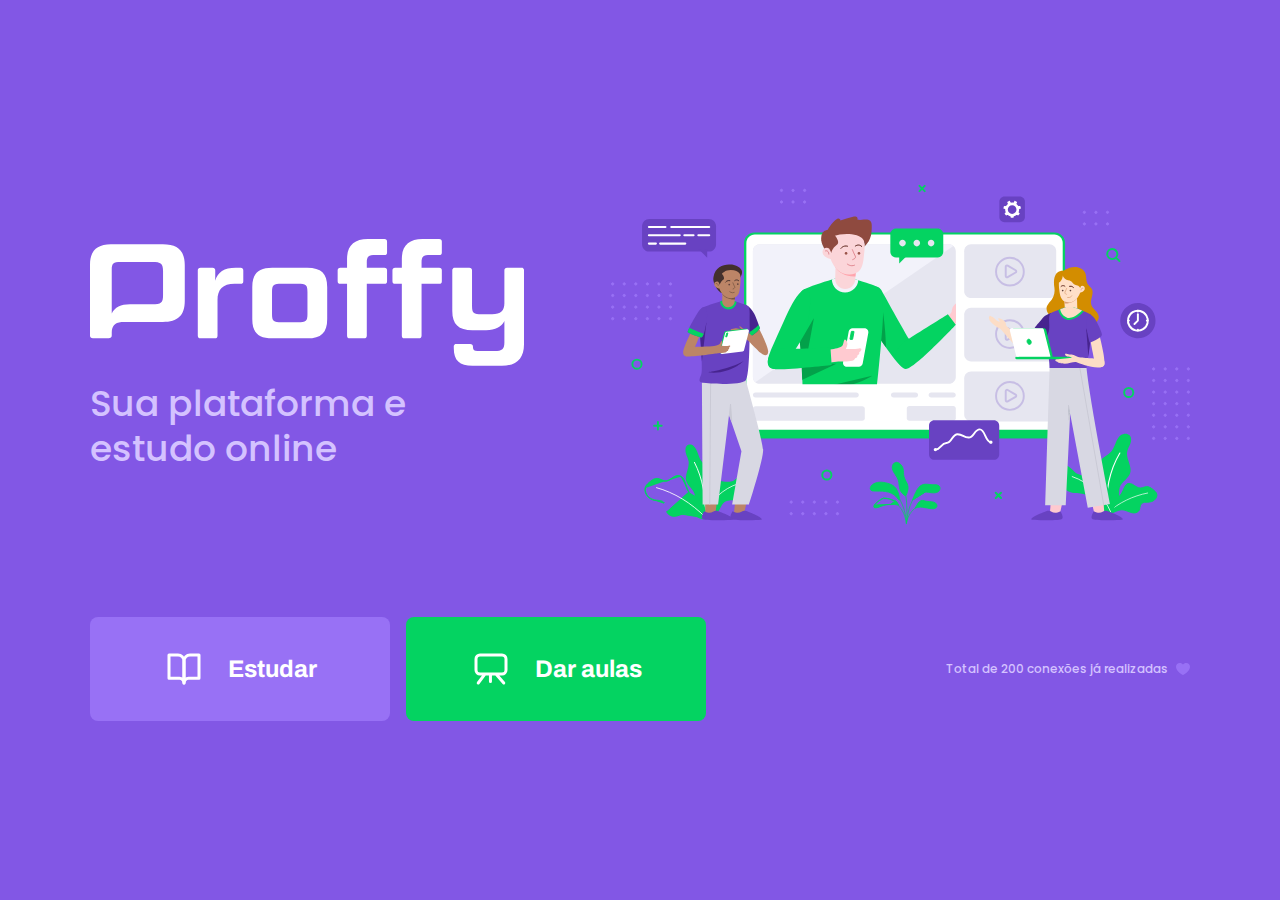
<file: Index.html>
<!DOCTYPE html>
<html lang="pt-br">

<head>
    <meta charset="UTF-8">
    <meta name="viewport" content="width=device-width, initial-scale=1.0">
    <link rel="stylesheet" href="styles/main.css">
    <link rel="stylesheet" href="styles/partials/page-landing.css">
    <title>Proffy | Sua plataforma de estudos</title>
    <link href="https://fonts.googleapis.com/css2?family=Archivo:wght@400;700&amp;family=Poppins:wght@400;600&amp;display=swap" rel="stylesheet">
</head>

<body id="page-landing">
    <div id="container">

        <div class="logo-container">
            <img src="images/logo.svg" alt="Proffy">
            <h2>Sua plataforma e estudo online</h2>
        </div>

        <img class="hero-image" src="images/landing.svg" alt="Plataforma de estudos">

        <div class="buttons-container">
            <a class="study" href="study.html">
                <img src="images/icons/study.svg" alt="Estudar">Estudar
            </a>
            <a class="give-classes" href="give-classes.html">
                <img src="images/icons/give-classes.svg" alt="Dar aulas">Dar aulas
            </a>
        </div>


        <p class="total-connections">
            Total de 200 conexões já realizadas
            <img src="images/icons/purple-heart.svg" alt="Coração Roxo">
        </p>
    </div>

</body>

</html>
</file>
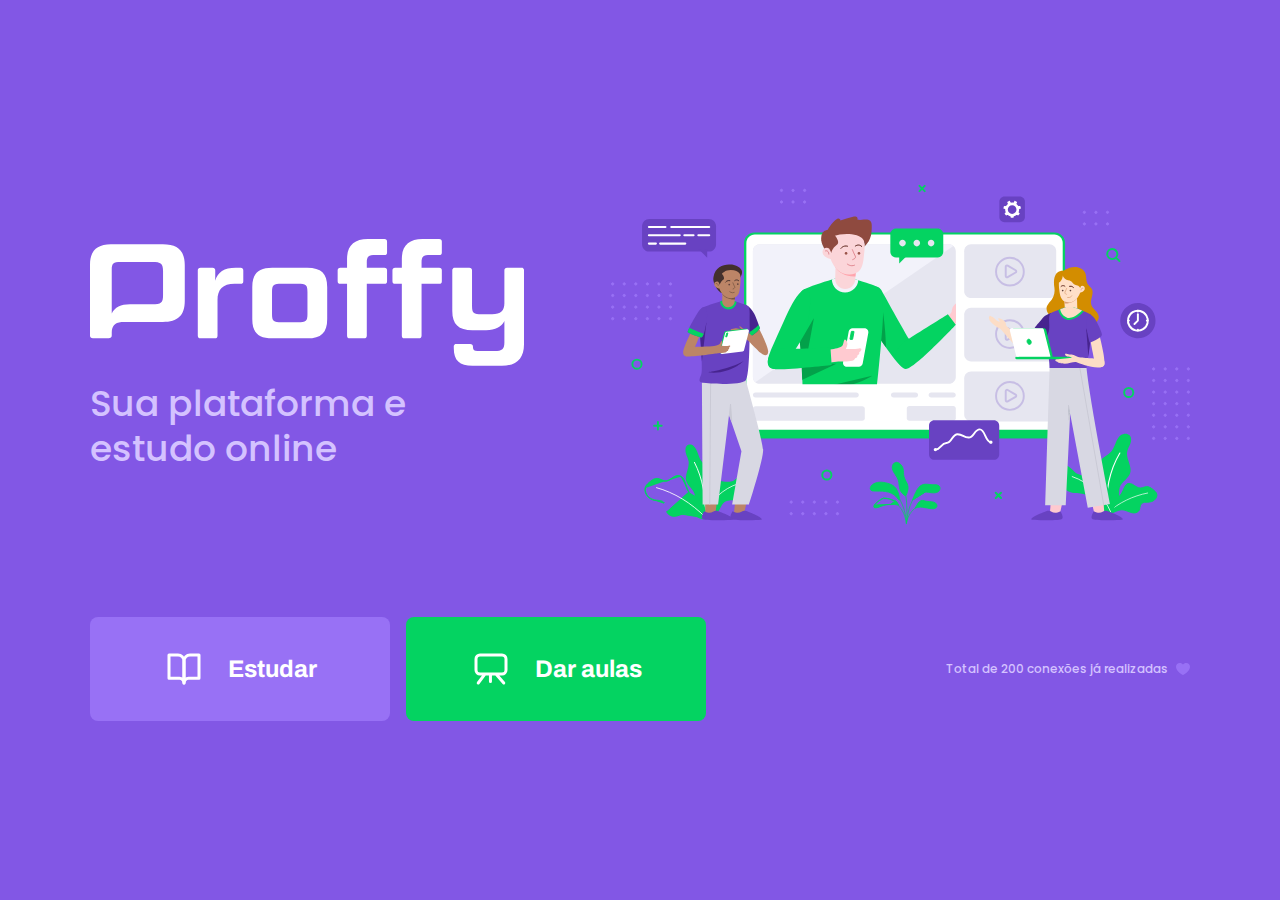
<file: index.html>
<!DOCTYPE html>
<html lang="pt-br">

<head>
    <meta charset="UTF-8">
    <meta name="viewport" content="width=device-width, initial-scale=1.0">
    <link rel="stylesheet" href="styles/main.css">
    <link rel="stylesheet" href="styles/partials/page-landing.css">
    <title>Proffy | Sua plataforma de estudos</title>
    <link rel="shortcut icon" href="images/favicon.png" type="image/x-icon">
    <link href="https://fonts.googleapis.com/css2?family=Archivo:wght@400;700&amp;family=Poppins:wght@400;600&amp;display=swap" rel="stylesheet">
</head>

<body id="page-landing">
    <div id="container">

        <div class="logo-container">
            <img src="images/logo.svg" alt="Proffy">
            <h2>Sua plataforma e estudo online</h2>
        </div>

        <img class="hero-image" src="images/landing.svg" alt="Plataforma de estudos">

        <div class="buttons-container">
            <a class="study" href="study.html">
                <img src="images/icons/study.svg" alt="Estudar">Estudar
            </a>
            <a class="give-classes" href="give-classes.html">
                <img src="images/icons/give-classes.svg" alt="Dar aulas">Dar aulas
            </a>
        </div>


        <p class="total-connections">
            Total de 200 conexões já realizadas
            <img src="images/icons/purple-heart.svg" alt="Coração Roxo">
        </p>
    </div>

</body>

</html>
</file>
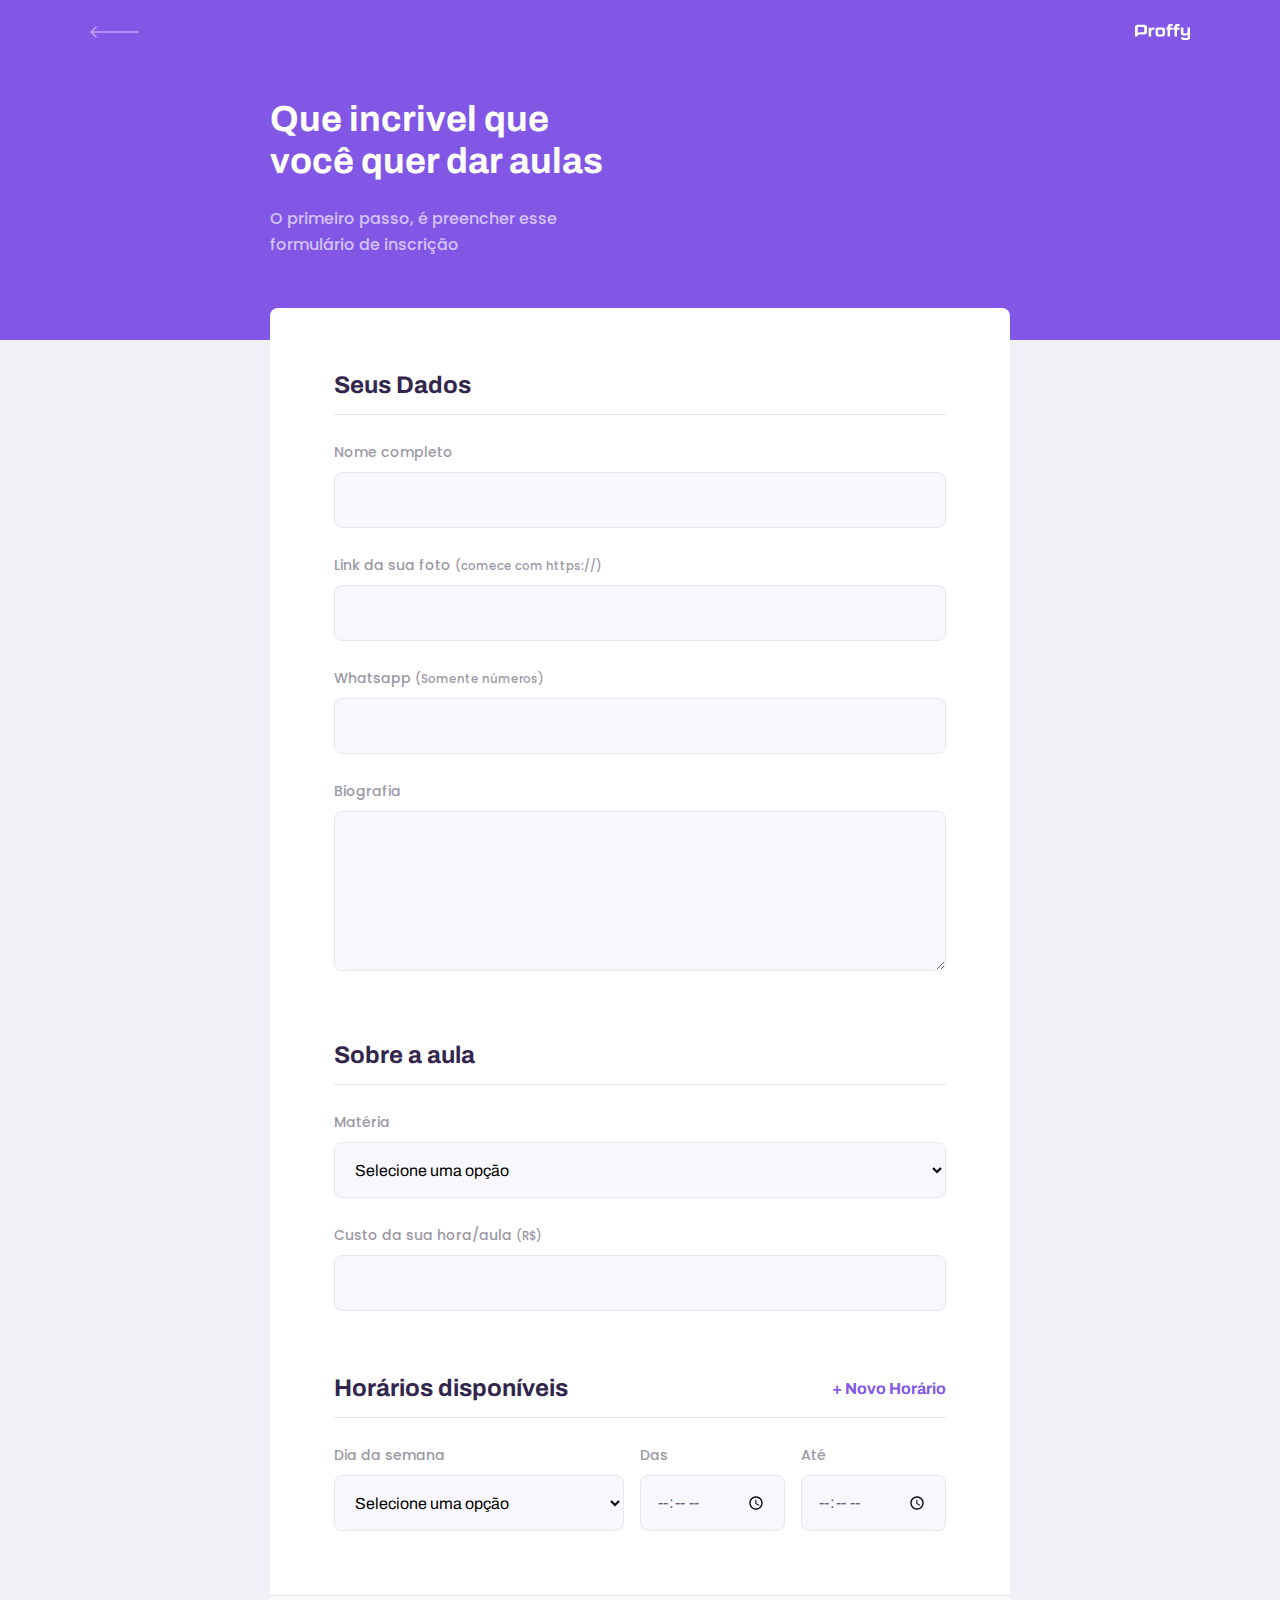
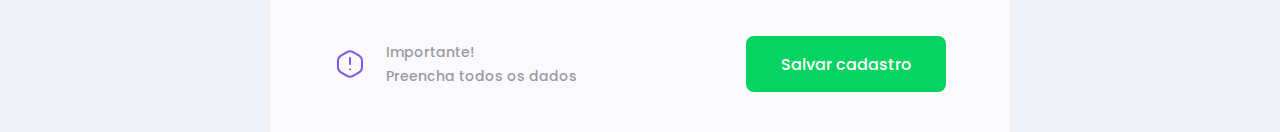
<file: give-classes.html>
<!DOCTYPE html>
<html lang="pt-br">

<head>
    <meta charset="UTF-8">
    <meta name="viewport" content="width=device-width, initial-scale=1.0">
    <link rel="stylesheet" href="styles/main.css">
    <link rel="stylesheet" href="styles/partials/header.css">
    <link rel="stylesheet" href="styles/partials/forms.css">
    <link rel="stylesheet" href="styles/partials/page-give-classes.css">
    <link rel="shortcut icon" href="images/favicon.png" type="image/x-icon">
    <title>Proffy | Sua plataforma de estudos</title>
    <link href="https://fonts.googleapis.com/css2?family=Archivo:wght@400;700&amp;family=Poppins:wght@400;600&amp;display=swap" rel="stylesheet">
    <script src="scripts/addField.js" defer></script>

</head>

<body id="page-give-classes">
    <div id="container">

        <div class="logo-container">
            <header class="page-header">
                <div class="top-bar-container">
                    <a href="index.html">
                        <img src="images/icons/back.svg" alt="Voltar">
                    </a>
                    <img src="images/logo.svg" alt="Proffy">
                </div>
                <div class="header-content">
                    <strong>Que incrivel que você quer dar aulas</strong>
                    <p>O primeiro passo, é preencher esse formulário de inscrição</p>

                </div>
            </header>

            <main>
                <form action="" id="create-class">
                    <fieldset>
                        <legend>Seus Dados</legend>
                        <div class="input-block">
                            <label for="name">Nome completo</label>
                            <input name="name" id="name" required>
                        </div>
                        <div class="input-block">
                            <label for="avatar">Link da sua foto <small>(comece com https://)</small></label>
                            <input name="avatar" id="avatar" type="url" required>
                        </div>
                        <div class="input-block">
                            <label for="whatsapp">Whatsapp <small>(Somente números)</small></label>
                            <input name="whatsapp" id="whatsapp" type="tel" required>
                        </div>
                        <div class="textarea-block">
                            <label for="bio">Biografia</label>
                            <textarea name="bio" id="bio" required></textarea>
                        </div>

                    </fieldset>

                    <fieldset>
                        <legend>Sobre a aula</legend>
                        <div class="select-block">
                            <label for="subject">Matéria</label>
                            <select name="subject" id="subject" required>
                                <option value="">Selecione uma opção</option>
                                <option value="1">Artes</option>
                                <option value="2">Biologia</option>
                                <option value="3">Ciências</option>
                                <option value="4">Educação Física</option>
                                <option value="5">Física</option>
                                <option value="6">Geografia</option>
                                <option value="7">História</option>
                                <option value="8">Matemática</option>
                                <option value="9">Português</option>
                                <option value="10">Química</option>
                            </select>
                        </div>

                        <div class="input-block">
                            <label for="cost">Custo da sua hora/aula <small>
                                (R$)
                            </small></label>
                            <input type="cost" id="cost" type="number" required>
                        </div>
                    </fieldset>

                    <fieldset id="schedule-items">
                        <legend>Horários disponíveis
                            <button type="button" id="add-time">+ Novo Horário</button>
                        </legend>

                        <div class="schedule-item">
                            <div class="select-block">
                                <label for="weekday">Dia da semana</label>
                                <select name="weekday[]" required>
                                <option value="">Selecione uma opção</option>
                                <option value="0">Domingo</option>
                                <option value="1">Segunda-feira</option>
                                <option value="2">Terça-feira</option>
                                <option value="3">Quarta-feira</option>
                                <option value="4">Quinta-feira</option>
                                <option value="5">Sexta-feira</option>
                                <option value="6">Sábado</option>
                                </select>
                            </div>

                            <div class="input-block">
                                <label for="time_from">Das</label>
                                <input type="time" name="time_from[]" required>
                            </div>
                            <div class="input-block">
                                <label for="time_to">Até</label>
                                <input type="time" name="time_to[]" required>
                            </div>
                        </div>
                    </fieldset>
                </form>

                <footer>
                    <p>
                        <img src="images/icons/warning.svg" alt="Aviso importante"> Importante! <br> Preencha todos os dados
                    </p>
                    <button type="submit" form="create-class">Salvar cadastro</button>
                </footer>

            </main>
        </div>

</body>

</html>
</file>
<file: styles/main.css>
:root {
    --color-background: #F0F0F7;
    --color-primary-lighter: #9871F5;
    --color-primary-light: #916BEA;
    --color-primary: #8257E5;
    --color-primary-dark: #774DD6;
    --color-primary-darker: #6842c2;
    --color-secondary: #04D361;
    --color-secondary-dark: #04BF58;
    --color-title-in-primary: #FFFFFF;
    --color-text-in-primary: #D4C2FF;
    --color-text-title: #32264D;
    --color-text-complement: #9C98A6;
    --color-text-base: #6A6180;
    --color-line-in-white: #E6E6F0;
    --color-input-background: #F8F8FC;
    --color-button-text: #FFFFFF;
    --color-box-base: #FFFFFF;
    --color-box-footer: #FAFAFC;
    --color-small-info: #C1BCCC;
    font-size: 60%;
    /* controle das medidas rem */
}

* {
    margin: 0;
    padding: 0;
    box-sizing: border-box;
}

html,
body {
    height: 100vh;
}

body {
    background-color: var(--color-background);
    display: flex;
    align-items: center;
    justify-content: center;
}

body,
input,
button,
textarea {
    font: 500 1.6rem Poppins;
    color: var(--color-text-base);
}

#container {
    width: 90vw;
    max-width: 700px;
}

@media (min-width: 700px) {
     :root {
        font-size: 62.5%;
    }
}
</file>
<file: styles/partials/page-landing.css>
#page-landing {
    background: var(--color-primary);
}

#page-landing #container {
    color: var(--color-text-in-primary);
}

.logo-container img {
    height: 10rem;
}

.logo-container {
    text-align: center;
    margin-bottom: 3.2rem;
}

.logo-container h2 {
    font-weight: 500;
    font-size: 3.6rem;
    line-height: 4.5rem;
    margin-top: 0.8rem;
}

.hero-image {
    width: 100%;
}

.buttons-container {
    display: flex;
    justify-content: center;
    margin: 3.2rem 0;
}

.buttons-container a {
    width: 30rem;
    height: 10.4rem;
    border-radius: .8rem;
    font: 700 2.4rem Archivo;
    margin-right: 1.6rem;
    display: flex;
    align-items: center;
    justify-content: center;
    text-decoration: none;
    color: var(--color-button-text);
    transition: background 0.2s;
}

.buttons-container a img {
    width: 4rem;
    margin-right: 2.4rem;
}

.buttons-container a.study {
    background: var(--color-primary-lighter);
}

.buttons-container a.study:hover {
    background: var(--color-primary-light);
}

.buttons-container a.give-classes {
    background: var(--color-secondary);
    margin-right: 0;
}

.buttons-container a.give-classes:hover {
    background: var(--color-secondary-dark);
}

.total-connections {
    font-size: 1.8rem;
    display: flex;
    align-items: center;
    justify-content: center;
}

.total-connections img {
    margin-left: 0.8rem;
}

@media (max-width: 699px) {
     :root {
        font-size: 40%;
    }
}

@media (min-width: 1100px) {
    #page-landing #container {
        max-width: 1100px;
        display: grid;
        grid-template-columns: 2fr 1fr 2fr;
        grid-template-rows: 350px 1fr;
        grid-template-areas: "proffy image image" "button button texting";
        gap: 87px;
    }
    .logo-container {
        grid-area: proffy;
        text-align: initial;
        align-self: center;
        margin: 0;
    }
    .logo-container img {
        height: 127px;
    }
    .hero-image {
        grid-area: image;
        height: 350px;
    }
    .buttons-container {
        grid-area: button;
        justify-content: flex-start;
        margin: 0;
    }
    .total-connections {
        grid-area: texting;
        justify-self: end;
        font-size: 1.2rem;
    }
}
</file>
<file: styles/partials/header.css>
.page-header {
    background: var(--color-primary);
    display: flex;
    flex-direction: column;
}

.page-header .top-bar-container {
    width: 90%;
    margin: 0 auto;
    display: flex;
    align-items: center;
    justify-content: space-between;
    padding: 1.6rem 0;
}

.page-header .top-bar-container a {
    height: 3.2rem;
    transition: opacity 0.2s;
}

.page-header .top-bar-container a:hover {
    opacity: 0.6;
}

.page-header .top-bar-container>img {
    height: 1.6rem;
}

.page-header .header-content {
    width: 90%;
    margin: 3.2rem auto;
    position: relative;
}

.page-header .header-content strong {
    font: 700 3.6rem Archivo;
    line-height: 4.2rem;
    color: var(--color-title-in-primary);
}

.page-header .header-content p {
    max-width: 30rem;
    font-size: 1.6rem;
    line-height: 2.6rem;
    color: var(--color-text-in-primary);
    margin-top: 2.4rem;
}

@media (min-width: 700px) {
    .page-header {
        height: 340px;
    }
    .page-header .top-bar-container {
        max-width: 1100px;
    }
    .page-header .header-content {
        max-width: 740px;
        flex: 1 1;
        padding-bottom: 48px;
        display: flex;
        flex-direction: column;
        justify-content: center;
        margin: 0 auto;
    }
    .page-header .header-content strong {
        max-width: 350px;
    }
}
</file>
<file: styles/partials/forms.css>
.select-block label,
.input-block label,
.textarea-block label {
    font-size: 1.4rem;
    color: var(--color-text-complement);
}

.input-block input,
.select-block select,
.textarea-block textarea {
    width: 100%;
    height: 5.6rem;
    margin-top: .8rem;
    border-radius: .8rem;
    background: var(--color-input-background);
    border: 1px solid var(--color-line-in-white);
    outline: 0;
    padding: 0 1.6rem;
    font: 1.6rem Archivo;
}

.textarea-block textarea {
    padding: 1.2rem 1.6rem;
    height: 16rem;
    resize: vertical;
}

.input-block,
.textarea-block {
    position: relative;
}

.input-block:focus-within::after,
.textarea-block:focus-within::after {
    content: "";
    width: calc(100% - 3.2rem);
    height: 2px;
    background: var(--color-primary-light);
    position: absolute;
    left: 1.6rem;
    bottom: 0;
}
</file>
<file: styles/partials/page-give-classes.css>
#page-give-classes #container {
    width: 100vw;
    height: 100vh;
}

#apge-give-classes .page-header .header-content {
    margin-bottom: 6.4rem;
}

#page-give-classes main {
    background: var(--color-box-base);
    width: 100%;
    max-width: 74rem;
    border-radius: .8rem;
    margin: -3.2rem auto 3.2rem;
    padding-top: 6.4rem;
}

#page-give-classes fieldset {
    border: none;
    padding: 0 2.4rem;
}

#page-give-classes fieldset legend button {
    background: none;
    border: none;
    color: var(--color-primary);
    font: 700 1.6rem Archivo;
    cursor: pointer;
    transition: 0.2s;
}

#page-give-classes fieldset legend button:hover {
    color: var(--color-primary-dark);
}

#page-give-classes fieldset legend {
    font: 700 2.4rem Archivo;
    color: var(--color-text-title);
    margin-bottom: 2.4rem;
    display: flex;
    align-items: center;
    justify-content: space-between;
    width: 100%;
    padding-bottom: 1.6rem;
    border-bottom: 1px solid var(--color-line-in-white);
}

#page-give-classes fieldset+fieldset {
    margin-top: 6.4rem;
}

#page-give-classes .input-block+.input-block,
#page-give-classes .input-block+.textarea-block,
#page-give-classes .select-block+.input-block {
    margin-top: 2.4rem;
}

#page-give-classes main footer {
    padding: 4rem 2.4rem;
    background: var(--color-box-footer);
    border-top: 1px solid var(--color-line-in-white);
    margin-top: 6.4rem;
}

#page-give-classes main footer p {
    display: flex;
    align-items: center;
    justify-content: center;
    font-size: 1.4rem;
    line-height: 2.4rem;
    color: var(--color-text-complement);
}

#page-give-classes main footer p img {
    margin-right: 2rem;
}

#page-give-classes main footer button {
    width: 100%;
    height: 5.6rem;
    background: var(--color-secondary);
    color: var(--color-button-text);
    border: 0;
    border-radius: .8rem;
    cursor: pointer;
    font: 700 1.6rem;
    display: flex;
    align-items: center;
    justify-content: center;
    text-decoration: none;
    transition: 0.2s;
    margin-top: 2.3rem;
}

#page-give-classes main footer button:hover {
    background: var(--color-secondary-dark);
}

.schedule-item+.schedule-item {
    margin-top: 3.2rem;
    padding-top: 3.2rem;
    border-top: 1px solid var(--color-line-in-white);
}

@media (min-width: 700px) {
    #page-give-classes #container {
        max-width: 100vw;
    }
    #page-give-classes .page-header .header-content {
        margin-bottom: 0;
    }
    #page-give-classes main fieldset {
        padding: 0 64px;
    }
    .schedule-item {
        display: grid;
        grid-template-columns: 2fr 1fr 1fr;
        column-gap: 1.6rem;
    }
    #page-give-classes .schedule-item .input-block {
        margin-top: 0;
    }
    #page-give-classes main footer {
        padding: 40px 64px;
        display: flex;
        align-items: center;
        justify-content: space-between;
    }
    #page-give-classes main footer button {
        margin-top: 0;
        width: 200px;
    }
}
</file>
